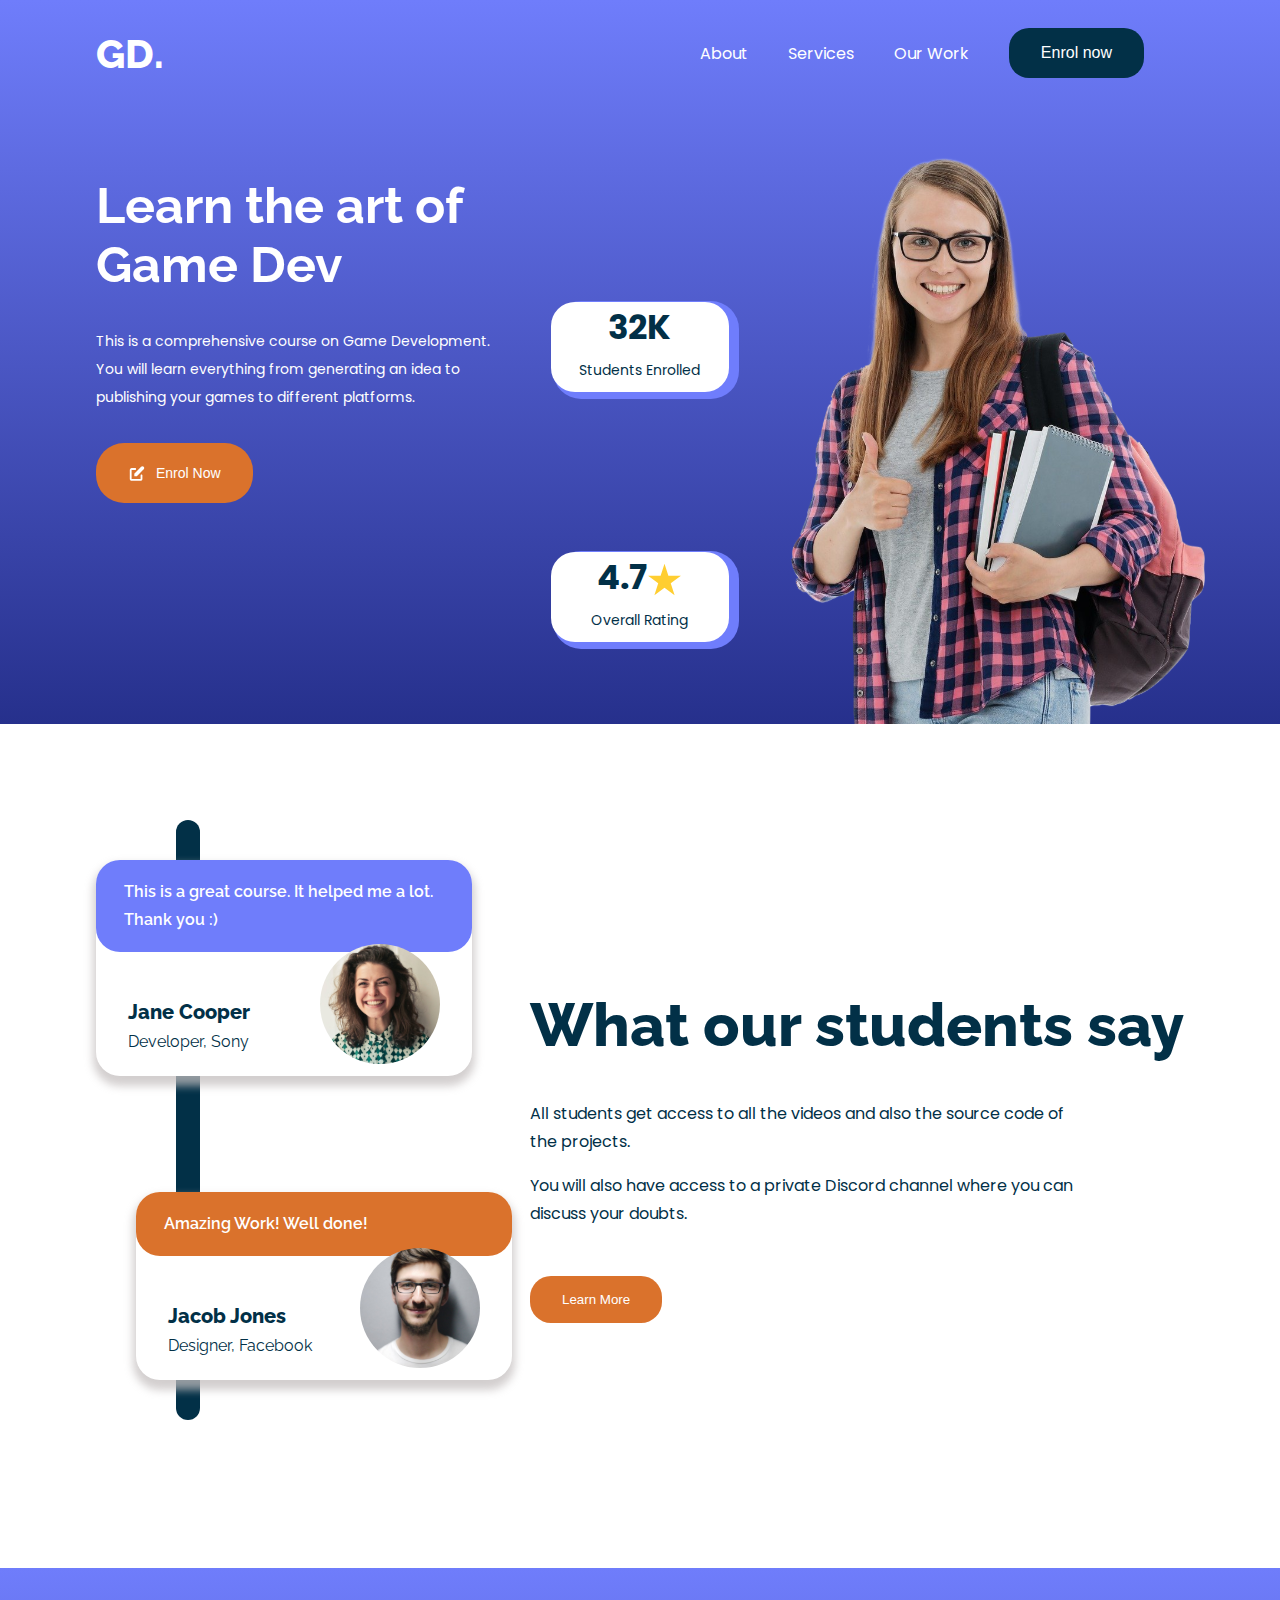
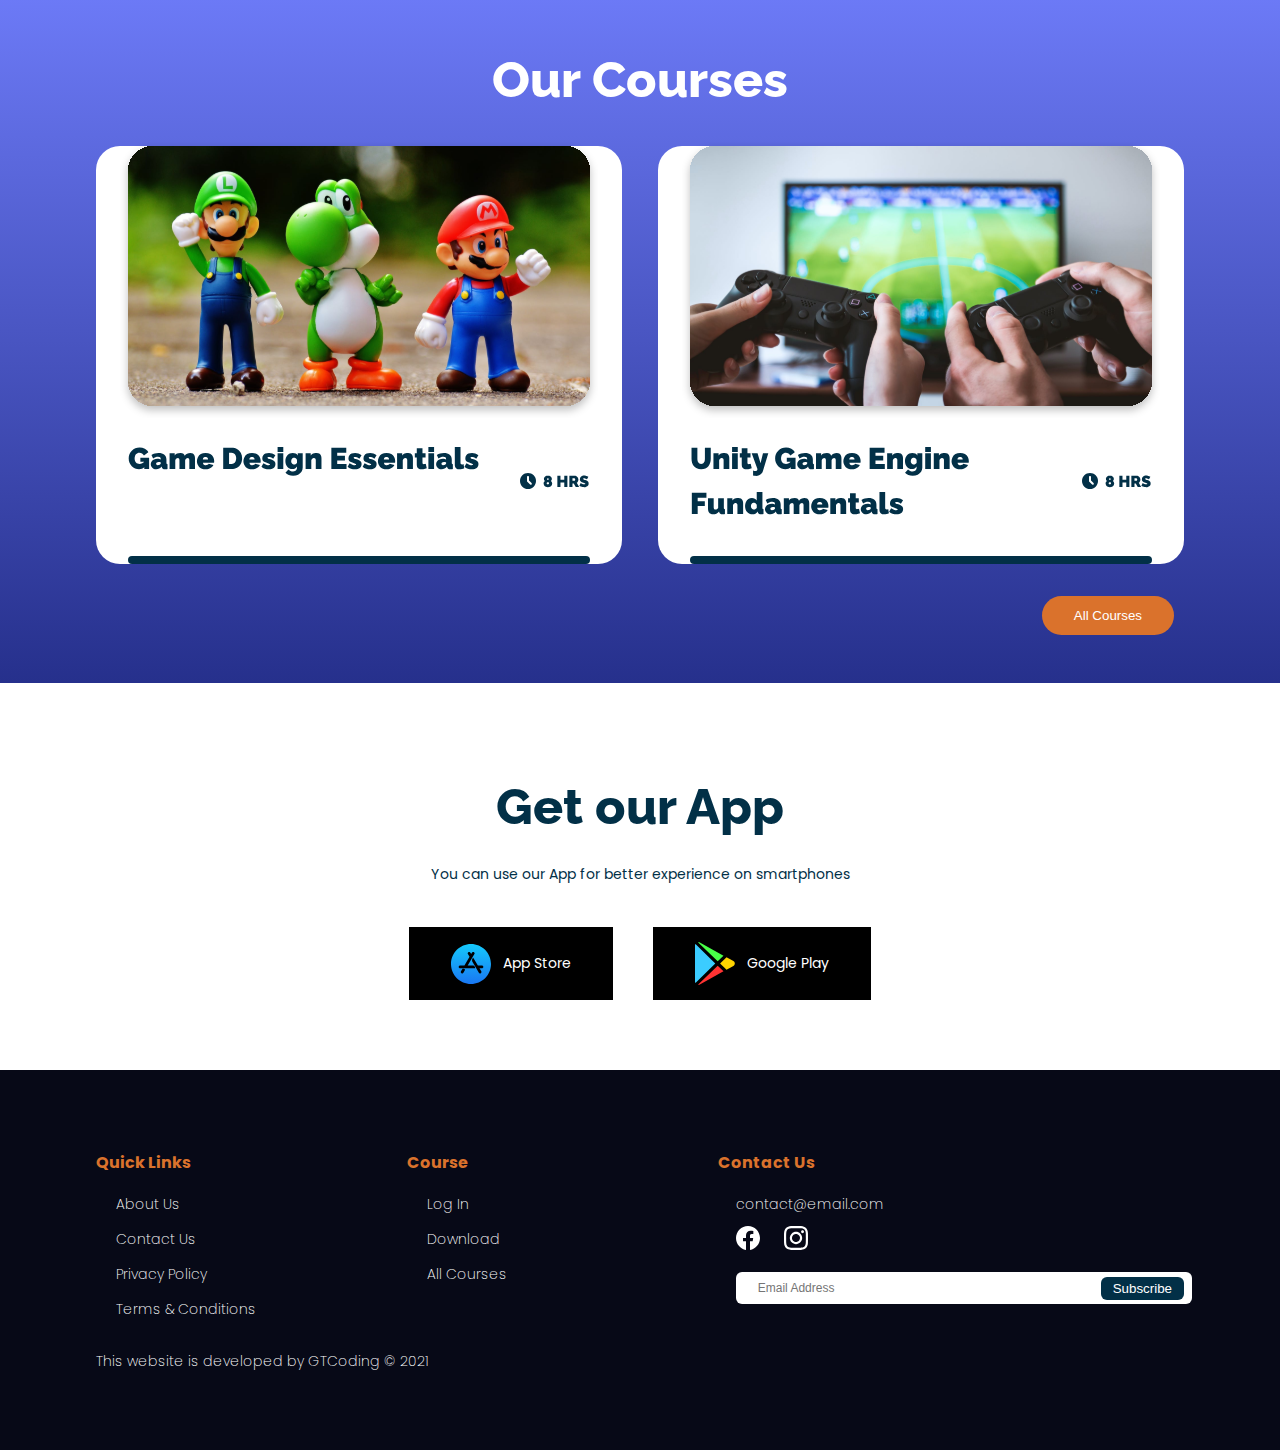
<file: index.html>
<!DOCTYPE html>
<html lang="en">
<head>
    <meta charset="UTF-8">
    <meta name="viewport" content="width=device-width, initial-scale=1.0">
    <link rel="stylesheet" href="/styles.css">
    <title>project 1</title>
</head>
<body>
    <div class="background">
        <nav>
            <a href="" class="logo">GD.</a>
            <ul>
                <li><a href="#">About</a></li>
                <li><a href="#">Services</a></li>
                <li><a href="#">Our Work</a></li>
                <button class="btn1">Enrol now</button>
                <div class="">
                    <img src="/images/XOutline.svg" class="closeIcon">
                </div>
            </ul>
            <div class="hamburger">
                <img src="/images/Vector (3).svg" alt="" class="openIcon">
            </div>
        </nav>
        <!-- HERO SECTION -->
        <section class="container">
            <div class="hero">
                <div class="layout1">
                    <h1>Learn the art of Game Dev</h1>
                    <p>
                        This is a comprehensive course on Game Development. You will learn everything from generating an idea to publishing your games to different platforms.
                    </p>
                    <button>
                        <img src="/images/PencilAlt.svg" alt=""/>
                        <p>Enrol Now</p>
                    </button>
                </div>
                <div class="layout2">
                    <div class="enrolled">
                        <h1>32K</h1>
                        <p>Students Enrolled</p>
                    </div>
                    <div class="rating">
                        <div class="star">
                            <h1>4.7</h1>
                            <img src="/images/emojione_star.svg" alt="star" />
                        </div>
                        <p>Overall Rating</p>
                    </div>
                </div>
                <img src="/images/hero-image 1.svg" alt="hero-image" class="hero-image"/>
            </div>
        </section>
    </div>
    <main>
        <div class="contents">
            <div class="testimonies">
                <div class="vertical-line"></div>
                <div class="testimonialOne">
                    <p class="comment">This is a great course. It helped me a lot. Thank you :)</p>
                    <div class="comment-author">
                        <div class="commentor">
                            <h3 class="name">Jane Cooper</h3>
                            <p class="title">Developer, Sony</p>
                        </div>
                        <img src="/images/Testimonial Image.svg" alt="" width="">
                    </div>
                </div>
                <div class="testimonialTwo">
                    <p class="comment2">Amazing Work! Well done!</p>
                    <div class="comment-author">
                        <div class="commentor">
                            <h3 class="name">Jacob Jones</h3>
                            <p class="title">Designer, Facebook</p>
                        </div>
                        <img src="/images/Testimonial Image (1).svg" alt="" width="">
                    </div>
                </div>
            </div>
            <div class="testimonials">
                <h1 class="">What our students say</h1>
                <p class="">All students get access to all the videos and also the source   code of the projects.</p>
                <p>You will also have access to a private Discord channel where you can discuss your doubts.</p>
                <button>Learn More</button>
            </div>
        </div>
    </main>
    <section class="course">
        <div class="courses">
            <h1>Our Courses</h1>
            <div class="courses-image">
                <img src="/images/Course.svg" alt="course" class="design">
                <img src="/images/Course (1).svg" alt="course">
            </div>
        </div>
        <div class="Btn">
            <button>All Courses</button>
        </div>
    </section>
    <div class="getApp">
        <h1>Get our App</h1>
        <p>You can use our App for better experience on smartphones</p>
        <div class="appBtns">
            <div class="btn">
                <img src="/images/Vector.svg" alt="applestore">
                <p>App Store</p>
            </div>
            <div class="btn">
                <img src="/images/Group 8.svg" alt="playstore">
                <p>Google Play</p>
            </div>
        </div>
    </div>
    <footer>
        <div class="Layout">
            <div class="footerLayout1">
                <h3>Quick Links</h3>
                <ul>
                    <li><a href="#">About Us</a></li>
                    <li><a href="#">Contact Us</a></li>
                    <li><a href="#">Privacy Policy</a></li>
                    <li><a href="#">Terms & Conditions</a></li>
                </ul>
            </div>
            <div class="footerLayout2">
                <h3>Course</h3>
                <ul>
                    <li><a href="#">Log In</a></li>
                    <li><a href="#">Download</a></li>
                    <li><a href="#">All Courses</a></li>
                </ul>
            </div>
            <div class="footerLayout3">
                <h3>Contact Us</h3>
                <div class="contact">
                    <a href="#">contact@email.com</a>
                    <div class="socialHandles">
                        <a href="#"><img src="/images/Vector (1).svg" alt=""></a>
                        <a href="#"><img src="/images/Vector (2).svg" alt=""></a>
                    </div>
                    <div class="subscribe">
                        <input type="text" placeholder="Email Address">
                        <button>Subscribe</button>
                    </div>
                </div>
            </div>
        </div>
        <div class="copyright">
            <p>This website is developed by <a href="">GTCoding</a> © 2021</p>
        </div>
    </footer>
</body>
<script src="/index.js"></script>
</html>
</file>
<file: styles.css>
@import url('https://fonts.googleapis.com/css2?family=Poppins:ital,wght@0,100;0,200;0,300;0,400;0,500;0,600;0,700;0,800;0,900;1,100;1,200;1,300;1,400;1,500;1,600;1,700;1,800;1,900&family=Raleway:ital,wght@0,100;0,200;0,300;0,400;0,500;0,600;0,700;0,800;0,900;1,100;1,200;1,300;1,400;1,500;1,600;1,700;1,800;1,900&display=swap');

body{
  font-family:"Poppins", sans-serif ;
  margin: 0;
  padding: 0;
  box-sizing: border-box;
}

:root {
  --primaryColor: #023047;
  --white: #ffffff;
  --orange: #DA722C
}

h1{
  font-weight: 800;
  font-family: "Raleway";
}

a{
  text-decoration: none;
  color: var(--white);
}

a:hover{
  color: #26308C;
}

li{
  list-style: none;
}

.background {
  background-image: linear-gradient(#6F7DFB , #26308C);
}

nav{
  padding: 12px 6rem 0 6rem;
  color: var(--white); 
  display: flex;
  justify-content: space-between;
  align-items: center;
}

nav .logo{
  font-size: 40px ;
  font-family: "Raleway";
  font-weight: 800;
}

nav ul{
  display: flex;
  align-items: center;
  gap: 40px;
}

nav li{
  font-size: 16px;
}

nav button{
  padding: 16px 32px 16px 32px;
  border-radius: 20px;
  border: none;
  background: linear-gradient(to right, #11b9cf 50%, var(--primaryColor) 50%);
  background-size: 200% 100%;
  color: var(--white);
  font-size: 16px;
  cursor: pointer;
  background-position: right bottom;
  transition: all .9s ease-in-out;
}

nav button:hover {
  background-position: left bottom;
  color: white
}

.hamburger, .closeIcon{
  display: none;
}

.container{
  padding: 3rem 6rem 0 6rem;
}

.hero{
  max-width: 72rem;
  display: grid;
  grid-template-columns: repeat(5, minmax(0, 1fr));
  gap: 50px;
}

.layout1, .hero-image{
  grid-column: span 2 / span 2;
}

.layout2{
  grid-column: span 1 / span 1 ;
}

.layout2 img{
  width: 90%;
}

.hero h1{
  color: var(--white);
  font-size: 50px;
  font-weight: 700;
}

.hero p{
  font-weight: 400px;
  font-size: 14px;
  line-height: 28px;
  color: var(--white);
}

.hero button{
  margin-top: 32px;
  padding: 2px 32px;
  color: var(--white);
  border-radius: 28px;
  gap: 10px;
  background-color: var(--orange);
  display: flex;
  align-items: center;
  border: 0;
  cursor: pointer;
  transition: ease-in-out 0.6s;
}

.hero button:hover{
  transform: translateY(10px) ;
}

.hero .enrolled, .hero .rating{
  background-color: var(--white);
  text-align: center;
  border-radius: 24px;
  box-shadow: 6px 3px 0px 4px rgba(111, 125, 251.99);
  -webkit-box-shadow: 6px 3px 0px 4px rgba(111, 125, 251.99);
  -moz-box-shadow: 6px 3px 0px 4px rgba(111, 125, 251.99);
}

.hero .enrolled{
  margin: 10rem 0;
}

.hero .enrolled h1, .hero .rating h1{
  font-family: "Poppins";
  color: var(--primaryColor);
  font-size: 34px;
  font-weight: 700;
  margin: 0;
  padding-bottom: 0.2rem;
}
.hero .enrolled p, .hero .rating p{
  color: var(--primaryColor);
  font-size: 14px;
  margin: 0;
  font-weight: 400;
  padding: 0 0 8px 0;
}

.star{
  display: flex;
  align-items: center;
  justify-content: center;
}
.star img{
  width: 35px;
}

main{
  background-color: var(--white);
  padding: 6rem 6rem;

}

main .contents{
  display: flex;
  justify-content: space-between;
  align-items: center;
  gap: 55px;
  max-width: 72rem;
}

.testimonies{
  position: relative;
  margin-bottom: 2rem;
}

.vertical-line {
  width: 24px;
  min-height: 600px;
  background: var(--primaryColor);
  border-radius: 24px;
  margin-left: 5rem;
  z-index: 5;
}

.contents .testimonialOne{
  max-width: 400px;
  position: absolute;
  top: 40px;
  z-index: 10;
  background-color: var(--white);
  padding-top: 0;
  border-radius: 24px;
  box-shadow: 0px 7px 9px 3px rgba(196,191,191,0.75);
  -webkit-box-shadow: 0px 7px 9px 3px rgba(196,191,191,0.75);
  -moz-box-shadow: 0px 7px 9px 3px rgba(196,191,191,0.75);
  z-index: 3;
}

.contents .testimonialTwo{
  max-width: 400px;
  margin-left: 2.5rem;
  bottom: 40px;
  position: absolute;
  z-index: 10;
  background-color: var(--white);
  padding-top: 0;
  border-radius: 24px;
  box-shadow: 0px 7px 9px 3px rgba(196,191,191,0.75);
  -webkit-box-shadow: 0px 7px 9px 3px rgba(196,191,191,0.75);
  -moz-box-shadow: 0px 7px 9px 3px rgba(196,191,191,0.75);
}

.contents .comment, .contents .comment2{
  background-color: #6F7DFB;
  color: white;
  padding: 18px 28px;
  border-radius: 24px;
  font-family: "Raleway";
  max-width: 320px;
  font-weight: 600;
  margin: 0;
}

.contents .comment2{
  background-color: var(--orange);
}

.contents .comment-author{
  display: grid;
  grid-template-columns: repeat(2,  minmax(0, 1fr) );
  padding: 0 2rem;
  gap: 3rem;
}
.contents .commentor{
  margin-top: 3rem;
}

.contents .name{
  color: var(--primaryColor);
  margin: 0;
  font-family: "Raleway";
  font-weight: 800;
  font-size: 20px;
}
.contents .title{
  margin-top: 4px;
  font-family: "Raleway";
  font-size: 16px;
}

.contents .comment-author img{
  margin: -8px 0 0 auto;
}

main .contents .testimonials h1{
  font-size: 60px;
  color: var(--primaryColor);
}

main .contents p{
  font-size: 16px;
  color: var(--primaryColor);
  line-height: 28px;
  width: 558px;
}

main .testimonials button{
  margin-top: 32px;
  padding: 16px 32px;
  color: var(--white);
  border-radius: 21px;;
  background-color: var(--orange);
  cursor: pointer;
  border: none;
}

.testimonials button:hover{
  background: var(--white);
  color: var(--orange);
  border: 1px solid var(--orange);
}

.course{
  background-image: linear-gradient(#6F7DFB , #26308C);
  padding: 48px 6rem;
  margin-top: 20px;
  margin-bottom: 20px;
}

.courses{
  max-width: 72rem;
}

.courses h1{
  text-align: center;
  color: var(--white);
  font-size: 50px;
}

.courses-image{
  display: flex;
  justify-content: space-between;
}

.Btn{
  width: 100%;
  display: flex;
  justify-content: end;
}

.Btn button{
  margin-top: 32px;
  padding: 12px 32px;
  color: var(--white);
  border-radius: 20px;
  background-color: var(--orange);
  cursor: pointer;
  border: none;
  margin-right: 10px;
}

.Btn button:hover{
  background: var(--white);
  color: var(--orange);
}

.getApp{
  display: flex;
  justify-content: center;
  flex-direction: column;
  align-items: center;
  margin: 80px 0 70px 0;
}

.getApp h1{
  font-weight: 800;
  font-size: 50px;
  color: var(--primaryColor);
  line-height: 20px;
}

.getApp p{
  color: var(--primaryColor);
  font-size: 14px;
}

.appBtns{
  display: flex;
  align-items: center;
  gap: 40px;
  margin-top: 28px;
}

.appBtns .btn{
  padding: 12px 42px;
  background-color: black;
  display: flex;
  align-items: center;
  transition:   transform 0.5s;
  cursor: pointer;
}

.appBtns .btn:hover{
  transform: scale(1.1);
}

.appBtns .btn img{
  max-width: 40px;
}
.appBtns .btn p{
  color: var(--white);
  margin-left: 12px;
}

footer{
  background-color: #070917;
  padding: 4rem 6rem;
}

footer h3{
  color: var(--orange);
  font-size: 16px;
}

footer ul{
  padding-left: 20px;
}

footer a, footer p{
  font-size: 14px;
  font-weight: 200;
  color: var(--white);
}

footer a:hover{
  color: #8d8b8b;
}

footer li{
  margin-bottom: 10px;
}

footer .Layout{
  max-width: 72rem;
  display: grid;
  grid-template-columns: repeat(7, minmax(0, 1fr));
}

.footerLayout1{
  grid-column: span 2 / span 2;
}
.footerLayout2{
  grid-column: span 2 / span 2;
}
.footerLayout3{
  grid-column: span 3 / span 3;
}

.contact{
  margin-left: 18px;
}
.socialHandles{
  display: flex;
  gap: 24px;
  margin-top: 10px;
}

.socialHandles img{
  transition:  all ease 0.5s;
}

.socialHandles img:hover{
  transform: translateY(10px);
}

.subscribe{
  position: relative;
  margin-top: 16px;
}

.subscribe input{
  width: 100%;
  height: 24px;
  border: none;
  border-radius: 6px;
  padding: 4px;
  outline: 0;
  font-size: 12px;
}

.subscribe input::placeholder{
  padding: 18px;
  font-size: 12px;
}

.subscribe button{
  position: absolute;
  top: 5px;
  right: 0;
  color: var(--white);
  background-color: var(--primaryColor);
  border: 0;
  padding: 4px 12px;
  border-radius: 6px;
  cursor: pointer;
}

.subscribe button:hover{
  background-color: #185777;
}


.copyright{
  margin-top: 6px;
}


/* phone size */

@media only screen and (max-width: 600px) {
  .hamburger{
    display: block;
    cursor: pointer;
  }
  .openIcon{
    display: block;
    padding-right: 0rem;
  }

  nav ul{
      display: none;
      margin: auto;
  }


  .closeIcon{
    display: none;
    position: absolute;
    margin-top: 2rem;
    top: 0;
    right: 0;
    width: 40px;
    padding: 16px;
  }

  nav ul{
    display: none;
    position: fixed;
    background-color: #070917;
    width: 100%;
    margin: auto auto auto auto;
    padding-top: 7rem;
    right: 0;
    top: 0;
    height: 100vh;
    z-index: 9999;
  }
  
  nav ul li{
    margin-top: 50px;
    font-size: 1.3em;
    cursor: pointer;
    transition: all ease 0.5s;
    text-align: center;
  }


  nav .btn1{
    background-color: var(--orange);
    display: block;
    margin: 3rem auto 0 auto ;
  }

  nav{
    padding: 12px 1.5rem 0 1.5rem;
  }

  .container{
    padding: 1.5rem 0 0 1.5rem;
  }

  .hero{
    max-width: 72rem;
    display: grid;
    grid-template-columns: repeat(3, minmax(0, 1fr));
    gap: 0px;
    overflow-x: hidden;
  }

  .layout1{
    grid-column: span 3 / span 3;
    padding-right: 1.5rem;
  }


  .layout2{
    grid-column: span 1 / span 1;
    margin-top: 5rem;
    z-index: 50;
  }

  .hero-image{
    grid-column: span 2 / span 2;
    padding: 0;
    margin-right: auto;
    z-index: 10;
  }
  
  .hero .enrolled{
    width: 140%;
    padding: 0 32px;
    white-space: nowrap;
  }

  .hero .enrolled{
    margin: 6rem 0;
  }

  .hero .rating {
  width: 130%;
  }

  .hero h1{
    font-size: 40px;
  }

  .hero .enrolled{
    display: block;
    justify-content: start;
    margin-bottom: 5rem;
    width: 100%;
  }

  main{
    padding: 3.5rem 2rem 5rem 2rem;
  }
  
  main .contents{
    display: flex;
    flex-direction: column-reverse;
    justify-content: space-between;
    gap: 0px;
    max-width: 72rem;
    position: relative;
  }
  
  .vertical-line{
    margin-left: 3rem;
    width: 22px;
    min-height: 600px;
  }

  .testimonies{
    position: relative;
    width: 100%;
    margin-top: 3rem;
  }

  .contents .testimonialTwo{
    margin-left: 0;
    bottom: 50px;
    width: 100%;
  }
  
  .contents .comment-author{
    gap: 1rem;
    padding: 0 1rem;
  }

  .contents .name{
    font-size: 16px;
  }
  .contents .title{
    font-size: 14px;
  }

  .contents .comment-author img{
    width: 90%;
  }

  main .contents .testimonials h1 {
    font-size: 28px;
    color: var(--primaryColor);
    margin-bottom: 18px;
  }

  main .contents p{
  line-height: 24px;
  margin: 0px;
  width: auto;
  font-size: 14px;
  }

  main button{
    position: absolute;
    padding: 12px 32px;
    bottom: 0;
    right: 0;
  }
  .course{
    padding: 48px 0rem;
    overflow-x: hidden;
  }
  .courses h1{
    font-size: 30px;
    margin-bottom: 2rem;
  }
  .courses-image{
    display: block;
  }
  .courses-image img{
    max-width: 100%;
  }

  .design{
    margin-bottom: 50px;
  }

   .Btn button{
    padding: 12px 32px;
  }

  .getApp{
    padding: 4rem 2rem 3rem 2rem;
    margin: 0;
  }
  .getApp h1{
    font-size: 30px;
  }
  .getApp p{
    text-align: center;
  }
  .appBtns{
    display: block;
  }
  .appBtns .btn{
    margin-bottom: 20px;
    padding: 12px 50px;
  }

  footer{
    background-color: #070917;
    padding: 3rem 2rem;
  }

  footer .Layout{
    max-width: 72rem;
    display: grid;
    grid-template-columns: repeat(1, minmax(0, 1fr));
    text-align: center;
    font-size: 12px;
  }

  footer ul{
    padding: 0;
  }
  .socialHandles{
    justify-content: center;
    align-items: center;
    margin: 1rem 0;
  }

  .subscribe input{
    width: 90%;
  }

  .contact{
    margin-left: 0;
  }
  .subscribe button{
    position: relative;
    padding: 8px 24px;
    margin-top: 10px;
    
  }
  .copyright p{
    font-size: 12px;
    padding-top: 28px;
    text-align: center;
  }
}
</file>
